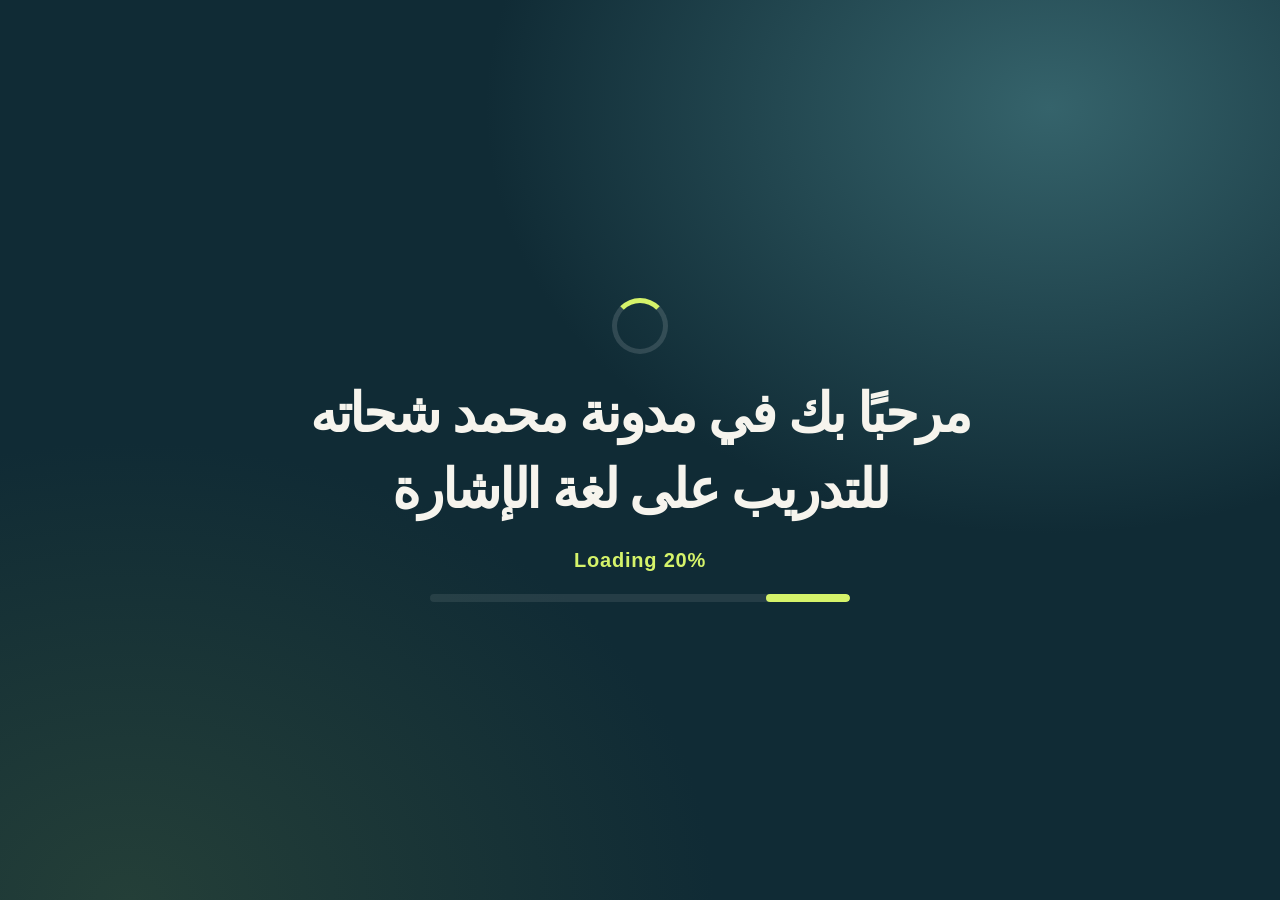
<file: index.html>
<!doctype html>
<html lang="ar" dir="rtl">
<head>
<meta charset="utf-8">
<meta name="viewport" content="width=device-width, initial-scale=1">
<meta name="theme-color" content="#102b35">
<title>مدونة محمد شحاته  للتدريب على لغة الإشارة</title>
<link rel="icon" href="./WhatsApp Image 2026-10-21 at 12.08.17 AM.jpeg">
<link rel="stylesheet" href="styles.css">
</head>
<body>
<div class="splash" id="splash" role="status" aria-live="polite">
  <div class="splash-card">
    <div class="spinner" aria-hidden="true"></div>
    <h1 class="splash-title">مرحبًا بك في مدونة محمد شحاته للتدريب على لغة الإشارة</h1>
    <div class="splash-loading">Loading<span class="dots" aria-hidden="true"></span> <span id="splashPct" dir="ltr">0%</span></div>
    <div class="splash-track" aria-hidden="true"><div class="splash-fill" id="splashFill"></div></div>
  </div>
</div>
<div class="stage" id="app" inert>
  <header>
    <div class="brand"><span class="mark" aria-hidden="true">↗</span><div><div>مدونة محمد شحاته</div><div class="eyebrow">التدريب على لغة الإشارة</div></div></div>
    <div class="header-actions">
      <div class="round" id="roundLabel" hidden>سحب موضوع عشوائي</div>
      <a class="about-btn" id="aboutBtn" href="shehata.html">
        <svg viewBox="0 0 24 24" width="18" height="18" fill="none" stroke="currentColor" stroke-width="2" stroke-linecap="round" stroke-linejoin="round" aria-hidden="true"><circle cx="12" cy="8" r="4"/><path d="M4 21c0-4.4 3.6-8 8-8s8 3.6 8 8"/></svg>
        <span>من أنا</span>
      </a>
    </div>
  </header>
  <main>
    <section class="content intro" id="intro">
      <div class="tag"><span class="dot"></span> أهلًا بك</div>
      <h1 class="welcome">مدونة محمد شحاته  للتدريب على لغة الإشارة</h1>
      <p class="lead">اضغط «تحدّي الموضوعات» ليُختار لك موضوع عشوائي، ثم ابدأ ترجمته بلغة الإشارة خلال دقيقتين.</p>
      <div class="actions">
        <button class="btn primary" id="startTopics">تحدّي الموضوعات <span aria-hidden="true">←</span></button>
      </div>
    </section>
    <section class="content topic-wrap" id="topicScreen" hidden>
      <div class="back-row">
        <button class="btn back" id="backBtn"><span aria-hidden="true">→</span> الرجوع للصفحة الرئيسية</button>
      </div>
      <div class="draw-area">
        <div class="draw-label">موضوعك</div>
        <div class="draw-window" id="drawWindow" aria-live="polite"><span id="drawPreview">اضغط الزر لسحب موضوع عشوائي</span></div>
        <div class="category" id="categoryText" hidden></div>
        <button class="btn primary" id="spinBtn">اسحب موضوعًا عشوائيًا</button>
      </div>
      <div class="challenge" id="challenge" hidden>
        <div class="clock" id="clock" role="timer" aria-label="الوقت المتبقي">02:00</div>
        <div class="track" aria-hidden="true"><div class="fill" id="fill"></div></div>
        <div class="status" id="status" aria-live="polite"></div>
        <div class="actions start-actions">
          <button class="btn primary" id="beginBtn">ابدأ التحدّي ▶</button>
        </div>
        <div class="actions">
          <button class="btn" id="previousBtn" disabled>← الموضوع السابق</button>
          <button class="btn" id="pauseBtn">إيقاف مؤقت</button>
          <button class="btn" id="restartBtn">إعادة الدقيقتين</button>
        </div>
      </div>
    </section>
  </main>
  <footer><span id="progress">اضغط على «تحدّي الموضوعات» للبدء</span><span class="keyboard">Space: pause · P: previous · N: next · Esc: home</span></footer>
</div>
<script src="app.js" defer></script>
</body>
</html>
</file>
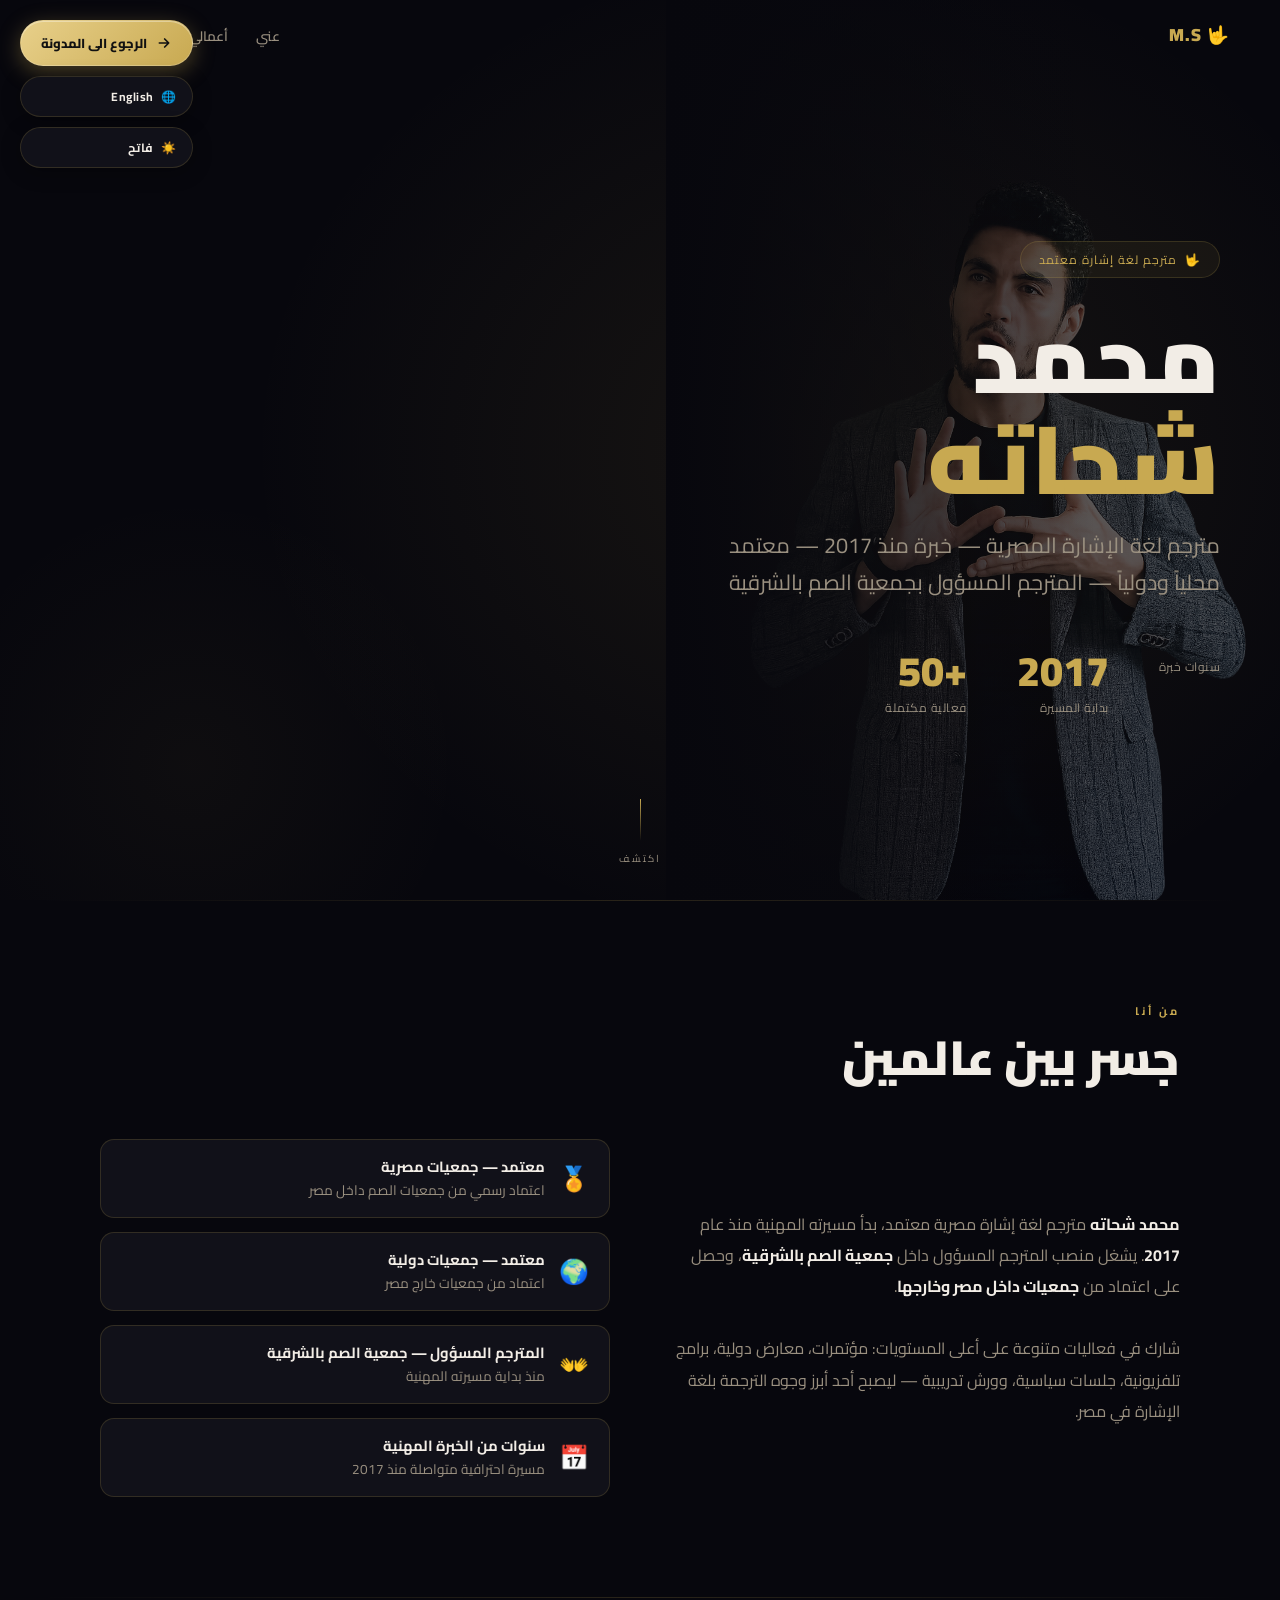
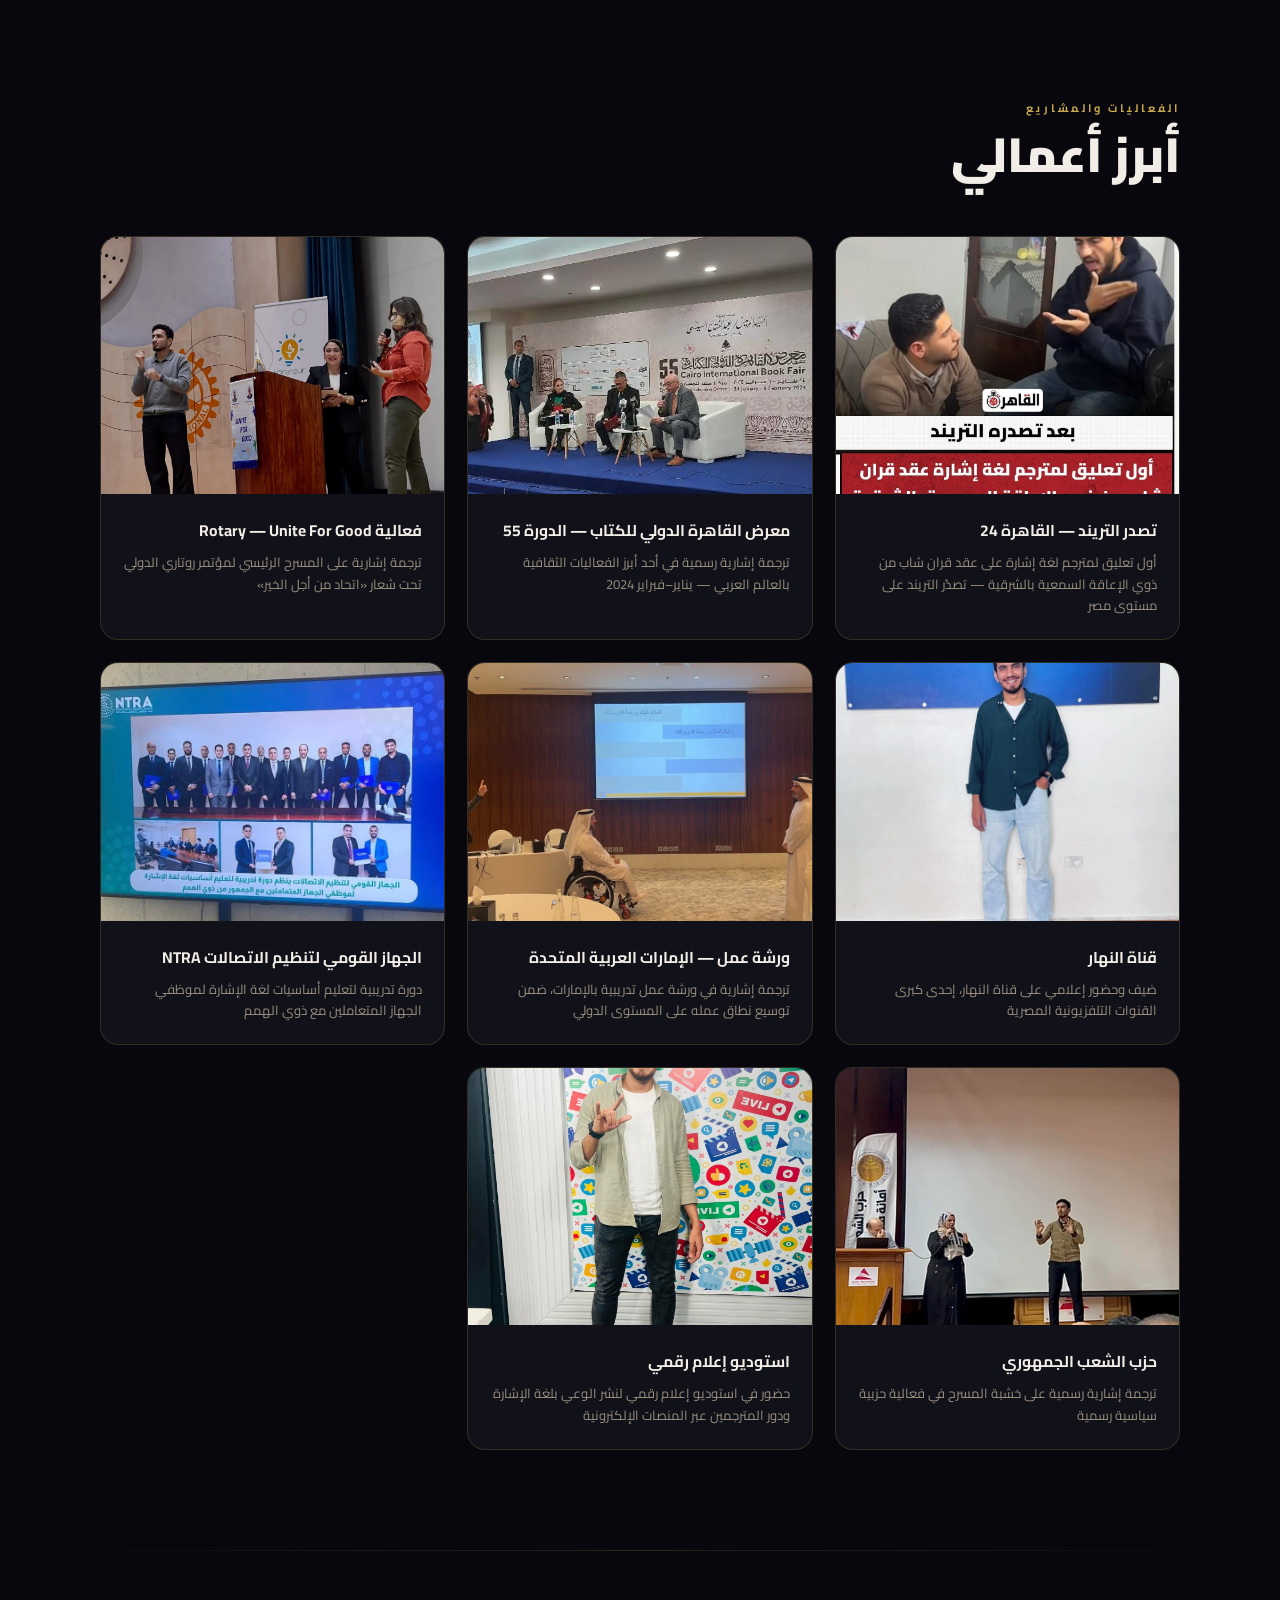
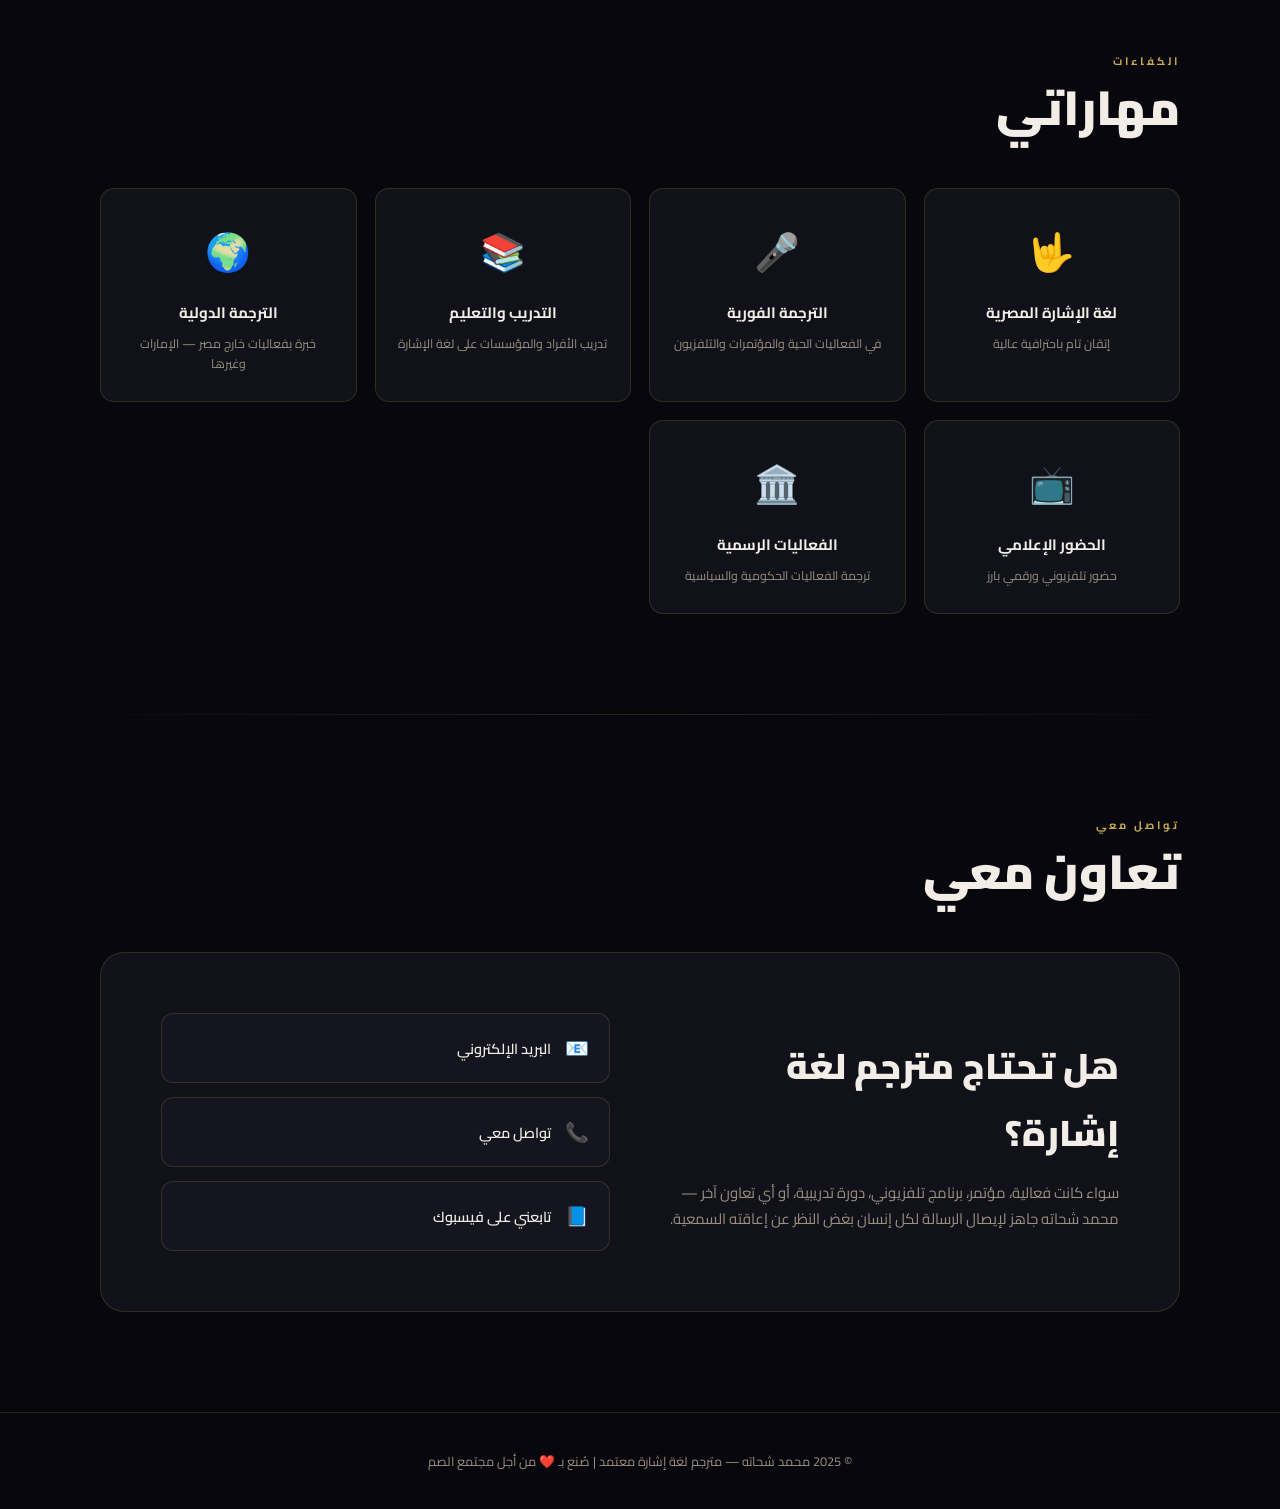
<file: shehata.html>
<!DOCTYPE html>
<html lang="ar" dir="rtl">
<head>
<meta charset="UTF-8">
<meta name="viewport" content="width=device-width, initial-scale=1.0">
<link rel="stylesheet" href="shehata.css">
<link rel="icon" type="image/x-icon" href="1.png">
<title>محمد شحاته | Mohamed Shahata</title>
<link href="https://fonts.googleapis.com/css2?family=Cairo:wght@300;400;600;700;900&family=Playfair+Display:ital,wght@0,700;0,900;1,700&family=Montserrat:wght@300;400;600;700;900&display=swap" rel="stylesheet">

</head>
<body>

<!-- CONTROLS -->
<div class="controls">
  <!-- ضع رابط المدونة الحقيقي مكان # -->
  <a class="blog-btn" href="index.html" aria-label="الرجوع الى المدونة">
    <svg class="blog-arrow" width="16" height="16" viewBox="0 0 24 24" fill="none" stroke="currentColor" stroke-width="2.5" stroke-linecap="round" stroke-linejoin="round"><path d="M5 12h14M13 6l6 6-6 6"/></svg>
    <span data-ar="الرجوع الى المدونة" data-en="Back to Blog">الرجوع الى المدونة</span>
  </a>
  <button class="ctrl-btn" onclick="toggleLang()">
    <span>🌐</span>
    <span id="langLabel">English</span>
  </button>
  <button class="ctrl-btn" onclick="toggleTheme()">
    <span id="themeIcon">☀️</span>
    <span id="themeLabel">فاتح</span>
  </button>
</div>

<!-- NAV -->
<nav id="mainNav">
  <div class="nav-logo"><span class="logo-sign">🤟</span> M.S</div>
  <ul class="nav-links">
    <li><a href="#about" data-ar="عني" data-en="About">عني</a></li>
    <li><a href="#projects" data-ar="أعمالي" data-en="Projects">أعمالي</a></li>
    <li><a href="#skills" data-ar="مهاراتي" data-en="Skills">مهاراتي</a></li>
    <li><a href="#contact" data-ar="تواصل" data-en="Contact">تواصل</a></li>
  </ul>
</nav>

<!-- HERO -->
<div class="hero">
  <div class="hero-bg"></div>
  <div class="hero-img-right">
    <img src="1.png" alt="Mohamed Shahata">
  </div>
  <div class="hero-content">
    <div class="hero-tag">
      <span>🤟</span>
      <span data-ar="مترجم لغة إشارة معتمد" data-en="Certified Sign Language Interpreter">مترجم لغة إشارة معتمد</span>
    </div>
    <h1 class="hero-name">
      <span data-ar="محمد" data-en="Mohamed">محمد</span><br>
      <span class="gold" data-ar="شحاته" data-en="Shahata">شحاته</span>
    </h1>
    <p class="hero-title" data-ar="مترجم لغة الإشارة المصرية — خبرة منذ 2017 — معتمد محلياً ودولياً — المترجم المسؤول بجمعية الصم بالشرقية" data-en="Egyptian Sign Language Interpreter — Active since 2017 — Locally & Internationally Certified — Lead Interpreter at Al-Sharqia Deaf Association">
      مترجم لغة الإشارة المصرية — خبرة منذ 2017 — معتمد محلياً ودولياً — المترجم المسؤول بجمعية الصم بالشرقية
    </p>
    <div class="hero-stats">
      <div class="stat">
        <span class="stat-num"></span>
        <span class="stat-label" data-ar="سنوات خبرة" data-en="Years Experience">سنوات خبرة</span>
      </div>
      <div class="stat">
        <span class="stat-num">2017</span>
        <span class="stat-label" data-ar="بداية المسيرة" data-en="Career Start">بداية المسيرة</span>
      </div>
      <div class="stat">
        <span class="stat-num">+50</span>
        <span class="stat-label" data-ar="فعالية مكتملة" data-en="Events Completed">فعالية مكتملة</span>
      </div>
    </div>
  </div>
  <div class="hero-scroll">
    <div class="scroll-line"></div>
    <span data-ar="اكتشف" data-en="Scroll">اكتشف</span>
  </div>
</div>

<div class="divider"></div>

<!-- ABOUT -->
<section id="about">
  <div class="reveal">
    <p class="section-label" data-ar="من أنا" data-en="About Me">من أنا</p>
    <h2 class="section-title" data-ar="جسر بين عالمين" data-en="A Bridge Between Two Worlds">جسر بين عالمين</h2>
  </div>
  <div class="about-grid">
    <p class="about-text reveal" data-ar="<strong>محمد شحاته</strong> مترجم لغة إشارة مصرية معتمد، بدأ مسيرته المهنية منذ عام <strong>2017</strong>. يشغل منصب المترجم المسؤول داخل <strong>جمعية الصم بالشرقية</strong>، وحصل على اعتماد من <strong>جمعيات داخل مصر وخارجها</strong>.<br><br>شارك في فعاليات متنوعة على أعلى المستويات: مؤتمرات، معارض دولية، برامج تلفزيونية، جلسات سياسية، وورش تدريبية — ليصبح أحد أبرز وجوه الترجمة بلغة الإشارة في مصر." data-en="<strong>Mohamed Shahata</strong> is a certified Egyptian Sign Language interpreter who began his professional journey in <strong>2017</strong>. He serves as the lead interpreter at <strong>Al-Sharqia Deaf Association</strong> and holds certifications from <strong>associations both inside and outside Egypt</strong>.<br><br>He has participated in high-profile events at the highest levels: conferences, international fairs, television programs, political sessions, and training workshops — establishing himself as one of Egypt's most prominent sign language interpreters.">
      <strong>محمد شحاته</strong> مترجم لغة إشارة مصرية معتمد، بدأ مسيرته المهنية منذ عام <strong>2017</strong>. يشغل منصب المترجم المسؤول داخل <strong>جمعية الصم بالشرقية</strong>، وحصل على اعتماد من <strong>جمعيات داخل مصر وخارجها</strong>.<br><br>شارك في فعاليات متنوعة على أعلى المستويات: مؤتمرات، معارض دولية، برامج تلفزيونية، جلسات سياسية، وورش تدريبية — ليصبح أحد أبرز وجوه الترجمة بلغة الإشارة في مصر.
    </p>
    <div class="certif-list reveal">
      <div class="certif-item">
        <span class="certif-icon">🏅</span>
        <div class="certif-text">
          <strong data-ar="معتمد — جمعيات مصرية" data-en="Certified — Egyptian Associations">معتمد — جمعيات مصرية</strong>
          <span data-ar="اعتماد رسمي من جمعيات الصم داخل مصر" data-en="Official certification from deaf associations in Egypt">اعتماد رسمي من جمعيات الصم داخل مصر</span>
        </div>
      </div>
      <div class="certif-item">
        <span class="certif-icon">🌍</span>
        <div class="certif-text">
          <strong data-ar="معتمد — جمعيات دولية" data-en="Certified — International Associations">معتمد — جمعيات دولية</strong>
          <span data-ar="اعتماد من جمعيات خارج مصر" data-en="Certification from associations outside Egypt">اعتماد من جمعيات خارج مصر</span>
        </div>
      </div>
      <div class="certif-item">
        <span class="certif-icon">👐</span>
        <div class="certif-text">
          <strong data-ar="المترجم المسؤول — جمعية الصم بالشرقية" data-en="Lead Interpreter — Al-Sharqia Deaf Assoc.">المترجم المسؤول — جمعية الصم بالشرقية</strong>
          <span data-ar="منذ بداية مسيرته المهنية" data-en="Since the start of his professional career">منذ بداية مسيرته المهنية</span>
        </div>
      </div>
      <div class="certif-item">
        <span class="certif-icon">📅</span>
        <div class="certif-text">
          <strong data-ar=" سنوات خبرة المهنية" data-en=" Years Professional Experience"> سنوات من الخبرة المهنية</strong>
          <span data-ar="مسيرة احترافية متواصلة منذ 2017" data-en="Continuous professional career since 2017">مسيرة احترافية متواصلة منذ 2017</span>
        </div>
      </div>
    </div>
  </div>
</section>

<div class="divider"></div>

<!-- PROJECTS -->
<section id="projects">
  <div class="reveal">
    <p class="section-label" data-ar="الفعاليات والمشاريع" data-en="Events & Projects">الفعاليات والمشاريع</p>
    <h2 class="section-title" data-ar="أبرز أعمالي" data-en="Featured Work">أبرز أعمالي</h2>
  </div>
  <div class="projects-grid">

    <div class="project-card reveal">
      <div class="project-img-wrap">
        <img src="2.jpeg" alt="Cairo 24" loading="lazy">
        <div class="project-overlay"><span class="overlay-tag" data-ar="إعلام" data-en="Media">إعلام</span></div>
      </div>
      <div class="project-body">
        <h3 class="project-title" data-ar="تصدر التريند — القاهرة 24" data-en="Trending Feature — Cairo 24">تصدر التريند — القاهرة 24</h3>
        <p class="project-desc" data-ar="أول تعليق لمترجم لغة إشارة على عقد قران شاب من ذوي الإعاقة السمعية بالشرقية — تصدّر التريند على مستوى مصر" data-en="First sign language interpreter commentary on a hearing-impaired man's marriage contract in Al-Sharqia — trended nationally across Egypt">أول تعليق لمترجم لغة إشارة على عقد قران شاب من ذوي الإعاقة السمعية بالشرقية — تصدّر التريند على مستوى مصر</p>
      </div>
    </div>

    <div class="project-card reveal">
      <div class="project-img-wrap">
        <img src="3.jpeg" alt="Cairo Book Fair" loading="lazy">
        <div class="project-overlay"><span class="overlay-tag" data-ar="ثقافة" data-en="Culture">ثقافة</span></div>
      </div>
      <div class="project-body">
        <h3 class="project-title" data-ar="معرض القاهرة الدولي للكتاب — الدورة 55" data-en="Cairo International Book Fair — 55th Edition">معرض القاهرة الدولي للكتاب — الدورة 55</h3>
        <p class="project-desc" data-ar="ترجمة إشارية رسمية في أحد أبرز الفعاليات الثقافية بالعالم العربي — يناير–فبراير 2024" data-en="Official sign language interpretation at one of the Arab world's premier cultural events — January–February 2024">ترجمة إشارية رسمية في أحد أبرز الفعاليات الثقافية بالعالم العربي — يناير–فبراير 2024</p>
      </div>
    </div>

    <div class="project-card reveal">
      <div class="project-img-wrap">
        <img src="4.jpeg" alt="Rotary" loading="lazy">
        <div class="project-overlay"><span class="overlay-tag" data-ar="مؤتمرات" data-en="Conferences">مؤتمرات</span></div>
      </div>
      <div class="project-body">
        <h3 class="project-title" data-ar="فعالية Rotary — Unite For Good" data-en="Rotary Event — Unite For Good">فعالية Rotary — Unite For Good</h3>
        <p class="project-desc" data-ar="ترجمة إشارية على المسرح الرئيسي لمؤتمر روتاري الدولي تحت شعار «اتحاد من أجل الخير»" data-en="Live stage interpretation at a Rotary International conference under the banner 'Unite for Good'">ترجمة إشارية على المسرح الرئيسي لمؤتمر روتاري الدولي تحت شعار «اتحاد من أجل الخير»</p>
      </div>
    </div>

    <div class="project-card reveal">
      <div class="project-img-wrap">
        <img src="5.jpeg" alt="Al-Nahar TV" loading="lazy">
        <div class="project-overlay"><span class="overlay-tag" data-ar="تلفزيون" data-en="Television">تلفزيون</span></div>
      </div>
      <div class="project-body">
        <h3 class="project-title" data-ar="قناة النهار" data-en="Al-Nahar TV">قناة النهار</h3>
        <p class="project-desc" data-ar="ضيف وحضور إعلامي على قناة النهار، إحدى كبرى القنوات التلفزيونية المصرية" data-en="Guest appearance and media presence on Al-Nahar, one of Egypt's leading television channels">ضيف وحضور إعلامي على قناة النهار، إحدى كبرى القنوات التلفزيونية المصرية</p>
      </div>
    </div>

    <div class="project-card reveal">
      <div class="project-img-wrap">
        <img src="6.jpeg" alt="UAE Workshop" loading="lazy">
        <div class="project-overlay"><span class="overlay-tag" data-ar="خليجي" data-en="Gulf">خليجي</span></div>
      </div>
      <div class="project-body">
        <h3 class="project-title" data-ar="ورشة عمل — الإمارات العربية المتحدة" data-en="Workshop — United Arab Emirates">ورشة عمل — الإمارات العربية المتحدة</h3>
        <p class="project-desc" data-ar="ترجمة إشارية في ورشة عمل تدريبية بالإمارات، ضمن توسيع نطاق عمله على المستوى الدولي" data-en="Sign language interpretation for a training workshop in the UAE, expanding his work to the international level">ترجمة إشارية في ورشة عمل تدريبية بالإمارات، ضمن توسيع نطاق عمله على المستوى الدولي</p>
      </div>
    </div>

    <div class="project-card reveal">
      <div class="project-img-wrap">
        <img src="7.jpeg" alt="NTRA" loading="lazy">
        <div class="project-overlay"><span class="overlay-tag" data-ar="تدريب" data-en="Training">تدريب</span></div>
      </div>
      <div class="project-body">
        <h3 class="project-title" data-ar="الجهاز القومي لتنظيم الاتصالات NTRA" data-en="NTRA — National Telecom Reg. Authority">الجهاز القومي لتنظيم الاتصالات NTRA</h3>
        <p class="project-desc" data-ar="دورة تدريبية لتعليم أساسيات لغة الإشارة لموظفي الجهاز المتعاملين مع ذوي الهمم" data-en="Sign language basics training for NTRA staff who interact with people with disabilities">دورة تدريبية لتعليم أساسيات لغة الإشارة لموظفي الجهاز المتعاملين مع ذوي الهمم</p>
      </div>
    </div>

    <div class="project-card reveal">
      <div class="project-img-wrap">
        <img src="8.jpeg" alt="Political Event" loading="lazy">
        <div class="project-overlay"><span class="overlay-tag" data-ar="سياسة" data-en="Politics">سياسة</span></div>
      </div>
      <div class="project-body">
        <h3 class="project-title" data-ar="حزب الشعب الجمهوري" data-en="Republican People's Party Event">حزب الشعب الجمهوري</h3>
        <p class="project-desc" data-ar="ترجمة إشارية رسمية على خشبة المسرح في فعالية حزبية سياسية رسمية" data-en="Official on-stage sign language interpretation at a formal political party event">ترجمة إشارية رسمية على خشبة المسرح في فعالية حزبية سياسية رسمية</p>
      </div>
    </div>

    <div class="project-card reveal">
      <div class="project-img-wrap">
        <img src="9.jpeg" alt="Digital Media" loading="lazy">
        <div class="project-overlay"><span class="overlay-tag" data-ar="رقمي" data-en="Digital">رقمي</span></div>
      </div>
      <div class="project-body">
        <h3 class="project-title" data-ar="استوديو إعلام رقمي" data-en="Digital Media Studio">استوديو إعلام رقمي</h3>
        <p class="project-desc" data-ar="حضور في استوديو إعلام رقمي لنشر الوعي بلغة الإشارة ودور المترجمين عبر المنصات الإلكترونية" data-en="Appearance at a digital media studio to raise awareness about sign language and the role of interpreters across online platforms">حضور في استوديو إعلام رقمي لنشر الوعي بلغة الإشارة ودور المترجمين عبر المنصات الإلكترونية</p>
      </div>
    </div>

  </div>
</section>

<div class="divider"></div>

<!-- SKILLS -->
<section id="skills">
  <div class="reveal">
    <p class="section-label" data-ar="الكفاءات" data-en="Competencies">الكفاءات</p>
    <h2 class="section-title" data-ar="مهاراتي" data-en="My Skills">مهاراتي</h2>
  </div>
  <div class="skills-wrap">
    <div class="skill-card reveal">
      <div class="skill-icon">🤟</div>
      <div class="skill-name" data-ar="لغة الإشارة المصرية" data-en="Egyptian Sign Language">لغة الإشارة المصرية</div>
      <div class="skill-desc" data-ar="إتقان تام باحترافية عالية" data-en="Full mastery at a high professional level">إتقان تام باحترافية عالية</div>
    </div>
    <div class="skill-card reveal">
      <div class="skill-icon">🎤</div>
      <div class="skill-name" data-ar="الترجمة الفورية" data-en="Simultaneous Interpreting">الترجمة الفورية</div>
      <div class="skill-desc" data-ar="في الفعاليات الحية والمؤتمرات والتلفزيون" data-en="At live events, conferences, and on TV">في الفعاليات الحية والمؤتمرات والتلفزيون</div>
    </div>
    <div class="skill-card reveal">
      <div class="skill-icon">📚</div>
      <div class="skill-name" data-ar="التدريب والتعليم" data-en="Training & Teaching">التدريب والتعليم</div>
      <div class="skill-desc" data-ar="تدريب الأفراد والمؤسسات على لغة الإشارة" data-en="Training individuals and institutions on sign language">تدريب الأفراد والمؤسسات على لغة الإشارة</div>
    </div>
    <div class="skill-card reveal">
      <div class="skill-icon">🌍</div>
      <div class="skill-name" data-ar="الترجمة الدولية" data-en="International Interpreting">الترجمة الدولية</div>
      <div class="skill-desc" data-ar="خبرة بفعاليات خارج مصر — الإمارات وغيرها" data-en="Experience at events outside Egypt — UAE and beyond">خبرة بفعاليات خارج مصر — الإمارات وغيرها</div>
    </div>
    <div class="skill-card reveal">
      <div class="skill-icon">📺</div>
      <div class="skill-name" data-ar="الحضور الإعلامي" data-en="Media Presence">الحضور الإعلامي</div>
      <div class="skill-desc" data-ar="حضور تلفزيوني ورقمي بارز" data-en="Strong TV and digital media presence">حضور تلفزيوني ورقمي بارز</div>
    </div>
    <div class="skill-card reveal">
      <div class="skill-icon">🏛️</div>
      <div class="skill-name" data-ar="الفعاليات الرسمية" data-en="Official Events">الفعاليات الرسمية</div>
      <div class="skill-desc" data-ar="ترجمة الفعاليات الحكومية والسياسية" data-en="Interpretation for governmental and political events">ترجمة الفعاليات الحكومية والسياسية</div>
    </div>
  </div>
</section>

<div class="divider"></div>

<!-- CONTACT -->
<section id="contact">
  <div class="reveal">
    <p class="section-label" data-ar="تواصل معي" data-en="Get In Touch">تواصل معي</p>
    <h2 class="section-title" data-ar="تعاون معي" data-en="Work With Me">تعاون معي</h2>
  </div>
  <div class="contact-wrap reveal">
    <div>
      <h3 class="contact-headline" data-ar="هل تحتاج مترجم لغة إشارة؟" data-en="Need a Sign Language Interpreter?">هل تحتاج مترجم لغة إشارة؟</h3>
      <p class="contact-sub" data-ar="سواء كانت فعالية، مؤتمر، برنامج تلفزيوني، دورة تدريبية، أو أي تعاون آخر — محمد شحاته جاهز لإيصال الرسالة لكل إنسان بغض النظر عن إعاقته السمعية." data-en="Whether it's an event, conference, TV program, training session, or any other collaboration — Mohamed Shahata is ready to ensure every message reaches every person, regardless of hearing ability.">
        سواء كانت فعالية، مؤتمر، برنامج تلفزيوني، دورة تدريبية، أو أي تعاون آخر — محمد شحاته جاهز لإيصال الرسالة لكل إنسان بغض النظر عن إعاقته السمعية.
      </p>
    </div>
    <div class="contact-links">
      <a href="mailto:Mohamedshehata9128@gmail.com"  target="_blank" class="contact-link">
        <span class="ci">📧</span>
        <span data-ar="البريد الإلكتروني" data-en="Email">البريد الإلكتروني</span>
      </a>
      <a href="https://wa.me/+201011497469" class="contact-link"  target="_blank">
        <span class="ci">📞</span>
        <span data-ar="    راسلني واتساب" data-en="Call Me">تواصل معي  </span>
      </a>
      <a href="https://www.facebook.com/Mohamedshehata1997?locale=ar_AR" class="contact-link"  target="_blank" >
        <span class="ci">📘</span>
        <span data-ar="تابعني على فيسبوك" data-en="Follow on Facebook">تابعني على فيسبوك</span>
      </a>
    </div>
  </div>
</section>

<!-- FOOTER -->
<footer>
  <p id="footerText">© 2025 محمد شحاته — مترجم لغة إشارة معتمد | صُنع بـ <span class="gold">❤️</span> من أجل مجتمع الصم</p>
</footer>


</body>


<script src="shehata.js"></script>
</html>
</file>
<file: styles.css>
:root{color-scheme:dark;--ink:#f6f4ed;--muted:#b8c8c7;--bg:#102b35;--panel:#183b45;--lime:#d5f36a;--coral:#ff9278;--line:#ffffff20}
  *{box-sizing:border-box}html,body{margin:0;min-height:100%;font-family:"Segoe UI",Tahoma,Arial,sans-serif;background:var(--bg);color:var(--ink)}
  body{min-height:100vh;display:grid;place-items:center;padding:24px;background:radial-gradient(ellipse at 82% 12%,#35636b 0,transparent 38%),radial-gradient(ellipse at 10% 100%,#243f38 0,transparent 36%),var(--bg)}
  button{font:inherit}.stage{width:min(1100px,100%);min-height:min(720px,calc(100vh - 48px));border:1px solid var(--line);border-radius:30px;background:#0b2028d9;box-shadow:0 28px 90px #06141980;display:flex;flex-direction:column;overflow:hidden}
  header{display:flex;justify-content:space-between;align-items:center;padding:24px 32px;border-bottom:1px solid var(--line);gap:16px}.brand{display:flex;align-items:center;gap:12px;font-weight:700}.mark{width:38px;height:38px;border-radius:13px;background:var(--lime);color:var(--bg);display:grid;place-items:center;font-size:20px}.eyebrow{color:var(--muted);font-size:14px}.round{border:1px solid var(--line);border-radius:999px;padding:10px 15px;color:var(--muted);font-size:14px;white-space:nowrap}
  main{flex:1;display:grid;place-items:center;padding:32px}.content{width:min(780px,100%);text-align:center}.tag{display:inline-flex;align-items:center;gap:8px;border:1px solid #d5f36a55;color:var(--lime);border-radius:99px;padding:8px 14px;font-size:14px;letter-spacing:.02em}.dot{width:8px;height:8px;background:var(--lime);border-radius:50%;box-shadow:0 0 14px var(--lime)}
  h1{font-size:clamp(38px,7vw,76px);line-height:1.12;letter-spacing:-.04em;margin:25px auto 16px;max-width:760px}.lead{color:var(--muted);font-size:clamp(17px,2.4vw,21px);line-height:1.8;margin:0 auto 34px;max-width:650px}.topic{font-size:clamp(32px,6vw,64px);line-height:1.3;font-weight:750;letter-spacing:-.035em;margin:28px auto 12px;max-width:760px;animation:arrive .34s ease-out both}.category{color:var(--lime);font-size:16px}.meaning{max-width:700px;margin:15px auto 8px;padding:14px 18px;border:1px solid #d5f36a55;border-radius:15px;color:var(--ink);background:#d5f36a0d;font-size:clamp(17px,2.4vw,21px);line-height:1.7}.topic-wrap[hidden],.intro[hidden],.topic-wrap[hidden] *{display:none}
  .clock{font-variant-numeric:tabular-nums;font-size:clamp(62px,12vw,112px);font-weight:750;letter-spacing:-.06em;line-height:1;margin:30px 0 22px}.clock.urgent{color:var(--coral);animation:pulse 1s infinite}.track{height:8px;border-radius:10px;background:#ffffff16;overflow:hidden;margin:0 auto 12px;max-width:530px}.fill{height:100%;width:100%;border-radius:inherit;background:var(--lime);transform-origin:right;transition:width .4s linear,background .3s}.fill.urgent{background:var(--coral)}.status{min-height:26px;color:var(--muted);font-size:15px}
  .actions{display:flex;justify-content:center;gap:12px;flex-wrap:wrap;margin-top:28px}.btn{border:1px solid var(--line);border-radius:15px;background:#ffffff0d;color:var(--ink);padding:14px 19px;font-weight:650;cursor:pointer;transition:transform .15s,background .15s,border-color .15s}.btn:hover{transform:translateY(-2px);background:#ffffff18}.btn:focus-visible{outline:3px solid var(--lime);outline-offset:3px}.btn.primary{background:var(--lime);color:var(--bg);border-color:var(--lime);min-width:220px}.btn.primary:hover{background:#e3ff8e}.btn:disabled{opacity:.45;cursor:not-allowed;transform:none}.help{margin-top:28px;color:#91aaa9;font-size:13px;line-height:1.8}footer{display:flex;justify-content:space-between;align-items:center;padding:16px 32px;border-top:1px solid var(--line);color:#91aaa9;font-size:13px;gap:12px}.keyboard{direction:ltr;font-variant-numeric:tabular-nums}.sr{position:absolute;width:1px;height:1px;padding:0;margin:-1px;overflow:hidden;clip:rect(0,0,0,0);white-space:nowrap;border:0}
  @keyframes arrive{from{opacity:0;transform:translateY(12px) scale(.985)}to{opacity:1;transform:translateY(0) scale(1)}}@keyframes pulse{50%{opacity:.62}}
  @media(max-width:560px){body{padding:10px}.stage{min-height:calc(100vh - 20px);border-radius:22px}header{padding:16px}.brand .eyebrow{display:none}main{padding:24px 18px}footer{padding:14px 16px;font-size:12px}.round{padding:8px 11px}}
  @media(prefers-reduced-motion:reduce){*,*::before,*::after{animation-duration:.01ms!important;animation-iteration-count:1!important;scroll-behavior:auto!important}}

.start-actions{margin-top:22px}.start-actions .btn.primary{min-width:250px;font-size:18px;padding:16px 24px}

.draw-area{display:flex;flex-direction:column;align-items:center;gap:12px;margin:24px auto 12px;width:100%}.draw-area[hidden]{display:none}.draw-label{font-size:14px;color:var(--lime);letter-spacing:.04em}.draw-window{width:min(680px,100%);min-height:145px;padding:22px 18px;display:grid;place-items:center;border:1px solid #d5f36a66;border-radius:22px;background:linear-gradient(135deg,#d5f36a12,#ffffff08);box-shadow:inset 0 0 30px #d5f36a08,0 12px 35px #0002;overflow:hidden}#drawPreview{font-size:clamp(24px,4.6vw,42px);font-weight:750;line-height:1.35;transition:opacity .08s}.draw-hint{margin:0;color:var(--muted);font-size:14px;line-height:1.7}#spinBtn{min-width:250px}@media(max-width:560px){.draw-window{min-height:125px;padding:18px 12px}}

/* ---- تعديلات: الصفحة الترحيبية وزر الرجوع وتبسيط الواجهة ---- */
h1.welcome{font-size:clamp(30px,5.6vw,58px);line-height:1.35;letter-spacing:0;margin:24px auto 18px}
[hidden]{display:none!important}
.back-row{display:flex;justify-content:flex-start;margin-bottom:6px}
.btn.back{padding:10px 16px;font-size:15px;color:var(--muted)}
.btn.back:hover{color:var(--ink)}
.draw-area{margin-top:8px}
.draw-window.spinning{border-color:var(--lime)}
.draw-area .category{margin-top:-2px}
.challenge .clock{margin-top:26px}
.challenge .start-actions{margin-top:18px}
.draw-window{transition:border-color .2s}
@media(max-width:560px){.btn{padding:12px 15px}.btn.primary{min-width:0;width:100%}.actions{gap:10px}#spinBtn{min-width:0}}

/* ---- شاشة الترحيب والتحميل ---- */
.splash{position:fixed;inset:0;z-index:100;display:grid;place-items:center;padding:24px;text-align:center;background:radial-gradient(ellipse at 82% 12%,#35636b 0,transparent 38%),radial-gradient(ellipse at 10% 100%,#243f38 0,transparent 36%),var(--bg);transition:opacity .6s ease,visibility .6s}
.splash.done{opacity:0;visibility:hidden}
.splash-card{width:min(720px,100%);display:flex;flex-direction:column;align-items:center;gap:22px}
.splash-title{font-size:clamp(28px,5.4vw,54px);line-height:1.4;margin:0;animation:arrive .8s ease-out both}
.spinner{width:56px;height:56px;border-radius:50%;border:5px solid #ffffff22;border-top-color:var(--lime);animation:spin 1s linear infinite}
.splash-loading{color:var(--lime);font-size:20px;font-weight:650;direction:ltr;letter-spacing:.04em}
.dots::after{content:"";animation:dots 1.4s steps(4,end) infinite}
.splash-track{width:min(420px,100%);height:8px;border-radius:10px;background:#ffffff16;overflow:hidden}
.splash-fill{height:100%;width:0;border-radius:inherit;background:var(--lime);transition:width .5s linear}
@keyframes spin{to{transform:rotate(360deg)}}
@keyframes dots{0%{content:""}25%{content:"."}50%{content:".."}75%{content:"..."}}
@media(prefers-reduced-motion:reduce){.spinner{animation-duration:2s!important;animation-iteration-count:infinite!important}}

/* ---- زر «من أنا» ---- */
.header-actions{display:flex;align-items:center;gap:12px}
.about-btn{display:inline-flex;align-items:center;gap:8px;padding:10px 20px;border-radius:999px;border:1px solid var(--lime);background:linear-gradient(135deg,#d5f36a26,#d5f36a0d);color:var(--lime);font-weight:700;font-size:15px;text-decoration:none;white-space:nowrap;box-shadow:0 0 0 0 #d5f36a55;transition:background .2s,color .2s,transform .15s,box-shadow .25s}
.about-btn:hover{background:var(--lime);color:var(--bg);transform:translateY(-2px);box-shadow:0 8px 22px #d5f36a40}
.about-btn:active{transform:translateY(0)}
.about-btn:focus-visible{outline:3px solid var(--lime);outline-offset:3px}
@media(max-width:560px){.header-actions{gap:8px}.about-btn{padding:8px 13px;font-size:14px}.round{display:none}}
</file>
<file: shehata.css>
*, *::before, *::after { box-sizing: border-box; margin: 0; padding: 0; }

:root {
  --bg: #07070d;
  --bg2: #0e0e18;
  --bg3: #15151f;
  --card: #111119;
  --accent: #c8a951;
  --accent2: #e8d08a;
  --text: #f2ede6;
  --text2: #9a9080;
  --border: rgba(200,169,81,0.18);
  --glow: rgba(200,169,81,0.07);
  --radius: 18px;
}
body.light {
  --bg: #f4f1ec;
  --bg2: #ebe6dd;
  --bg3: #ddd8ce;
  --card: #ffffff;
  --accent: #8a6010;
  --accent2: #b07d18;
  --text: #111111;
  --text2: #6b6055;
  --border: rgba(138,96,16,0.2);
  --glow: rgba(138,96,16,0.05);
}
html { scroll-behavior: smooth; }
body {
  background: var(--bg);
  color: var(--text);
  font-family: 'Cairo', sans-serif;
  transition: background 0.4s, color 0.4s;
  min-height: 100vh;
  overflow-x: hidden;
}

/* CONTROLS */
.controls {
  position: fixed;
  top: 20px;
  left: 20px;
  z-index: 1000;
  display: flex;
  gap: 10px;
  flex-direction: column;
}
html[dir="ltr"] .controls { left: auto; right: 20px; }
.ctrl-btn {
  background: var(--card);
  border: 1px solid var(--border);
  color: var(--text);
  padding: 8px 16px;
  border-radius: 50px;
  cursor: pointer;
  font-family: 'Cairo', sans-serif;
  font-size: 12px;
  font-weight: 700;
  letter-spacing: 0.5px;
  transition: all 0.3s;
  backdrop-filter: blur(12px);
  display: flex;
  align-items: center;
  gap: 7px;
  white-space: nowrap;
  box-shadow: 0 4px 20px rgba(0,0,0,0.3);
}
.ctrl-btn:hover { background: var(--accent); color: #000; border-color: var(--accent); }

/* BLOG BUTTON */
.blog-btn {
  display: inline-flex;
  align-items: center;
  justify-content: center;
  gap: 9px;
  padding: 10px 20px;
  border-radius: 50px;
  background: linear-gradient(135deg, var(--accent2), var(--accent));
  color: #111;
  font-family: 'Cairo', sans-serif;
  font-size: 13px;
  font-weight: 800;
  text-decoration: none;
  white-space: nowrap;
  border: 1px solid rgba(255,255,255,0.18);
  box-shadow: 0 6px 22px rgba(200,169,81,0.35), inset 0 1px 0 rgba(255,255,255,0.35);
  transition: transform 0.25s, box-shadow 0.25s, filter 0.25s;
}
.blog-btn:hover { transform: translateY(-2px); filter: brightness(1.08); box-shadow: 0 10px 28px rgba(200,169,81,0.5), inset 0 1px 0 rgba(255,255,255,0.35); }
.blog-btn:active { transform: translateY(0); }
.blog-btn:focus-visible { outline: 2px solid var(--text); outline-offset: 3px; }
.blog-btn .blog-arrow { transition: transform 0.25s; flex-shrink: 0; }
.blog-btn:hover .blog-arrow { transform: translateX(3px); }
html[dir="ltr"] .blog-arrow { transform: scaleX(-1); }
html[dir="ltr"] .blog-btn:hover .blog-arrow { transform: scaleX(-1) translateX(3px); }
body.light .blog-btn { color: #fff; }
@media(max-width:600px){ .blog-btn { padding: 8px 14px; font-size: 12px; } }

/* NAV */
nav {
  position: fixed;
  top: 0;
  left: 0; right: 0;
  z-index: 900;
  padding: 18px 50px;
  display: flex;
  align-items: center;
  justify-content: space-between;
  transition: background 0.3s, backdrop-filter 0.3s;
}
nav.scrolled {
  background: rgba(7,7,13,0.88);
  backdrop-filter: blur(20px);
  border-bottom: 1px solid var(--border);
}
body.light nav.scrolled { background: rgba(244,241,236,0.9); }
.nav-logo {
  font-size: 1.1rem;
  font-weight: 900;
  color: var(--accent);
  letter-spacing: 1px;
}
.logo-sign { display: inline-block; animation: wiggle 3s ease-in-out infinite; }
@keyframes wiggle { 0%,100%{transform:rotate(-8deg)} 50%{transform:rotate(8deg)} }
.nav-links { display: flex; gap: 28px; list-style: none; }
.nav-links a { color: var(--text2); text-decoration: none; font-size: 0.85rem; font-weight: 600; transition: color 0.2s; }
.nav-links a:hover { color: var(--accent); }
@media(max-width:600px){ .nav-links{display:none;} nav{padding:18px 24px;} }

/* HERO */
.hero {
  min-height: 100vh;
  position: relative;
  display: flex;
  align-items: center;
  justify-content: flex-start;
  overflow: hidden;
}
.hero-bg {
  position: absolute; inset: 0;
  background:
    radial-gradient(ellipse 65% 80% at 65% 50%, rgba(200,169,81,0.09) 0%, transparent 70%),
    radial-gradient(ellipse 35% 50% at 15% 85%, rgba(200,169,81,0.04) 0%, transparent 60%),
    var(--bg);
  transition: background 0.4s;
}
.hero-img-right {
  position: absolute;
  top: 0; bottom: 0;
  right: 0;
  width: 48%;
  overflow: hidden;
}
html[dir="ltr"] .hero-img-right { right: auto; left: 0; }
.hero-img-right img {
  width: 100%; height: 100%;
  object-fit: cover;
  object-position: center top;
  opacity: 0.3;
  filter: grayscale(20%) contrast(1.1);
  transition: opacity 0.4s;
}
body.light .hero-img-right img { opacity: 0.15; mix-blend-mode: multiply; }
.hero-img-right::before {
  content:'';
  position: absolute; inset: 0;
  background: linear-gradient(to left, transparent 30%, var(--bg) 100%);
  z-index: 1;
  transition: background 0.4s;
}
html[dir="ltr"] .hero-img-right::before { background: linear-gradient(to right, transparent 30%, var(--bg) 100%); }
body.light .hero-img-right::before { background: linear-gradient(to left, transparent 30%, var(--bg) 100%); }
html[dir="ltr"] body.light .hero-img-right::before { background: linear-gradient(to right, transparent 30%, var(--bg) 100%); }

.hero-content {
  position: relative; z-index: 10;
  max-width: 1200px; width: 100%;
  padding: 120px 60px 60px;
}
@media(max-width:600px){ .hero-content{padding:100px 24px 60px;} }

.hero-tag {
  display: inline-flex;
  align-items: center; gap: 8px;
  background: var(--glow);
  border: 1px solid var(--border);
  border-radius: 50px;
  padding: 6px 18px;
  font-size: 12px;
  color: var(--accent);
  letter-spacing: 1px;
  margin-bottom: 30px;
  animation: fadeUp 0.8s ease both;
}
.hero-name {
  font-size: clamp(3.5rem, 7.5vw, 6.5rem);
  font-weight: 900;
  line-height: 1.05;
  margin-bottom: 18px;
  animation: fadeUp 0.8s 0.1s ease both;
}
html[dir="ltr"] .hero-name { font-family: 'Playfair Display', serif; }
.hero-name .gold { color: var(--accent); }
.hero-title {
  font-size: clamp(1rem, 2vw, 1.35rem);
  color: var(--text2);
  font-weight: 400;
  margin-bottom: 50px;
  animation: fadeUp 0.8s 0.2s ease both;
  max-width: 520px;
  line-height: 1.7;
}
.hero-stats {
  display: flex; gap: 50px; flex-wrap: wrap;
  animation: fadeUp 0.8s 0.3s ease both;
}
.stat { display: flex; flex-direction: column; gap: 4px; }
.stat-num { font-size: 2.6rem; font-weight: 900; color: var(--accent); line-height: 1; }
.stat-label { font-size: 0.75rem; color: var(--text2); font-weight: 400; letter-spacing: 0.5px; }
.hero-scroll {
  position: absolute; bottom: 32px; left: 50%;
  transform: translateX(-50%);
  display: flex; flex-direction: column; align-items: center; gap: 8px;
  color: var(--text2); font-size: 10px; letter-spacing: 2px;
  animation: bounce 2s infinite; z-index: 10;
}
.scroll-line { width: 1px; height: 42px; background: linear-gradient(to bottom, var(--accent), transparent); }

/* SECTIONS */
section { padding: 100px 60px; max-width: 1200px; margin: 0 auto; }
@media(max-width:600px){ section{padding:70px 24px;} }
.section-label {
  font-size: 11px; letter-spacing: 3px; color: var(--accent);
  text-transform: uppercase; margin-bottom: 10px; font-weight: 700;
}
.section-title {
  font-size: clamp(2rem, 4vw, 3rem);
  font-weight: 900; line-height: 1.1; margin-bottom: 55px;
}
html[dir="ltr"] .section-title { font-family: 'Playfair Display', serif; font-style: italic; }

/* ABOUT */
.about-grid { display: grid; grid-template-columns: 1fr 1fr; gap: 60px; align-items: center; }
@media(max-width:768px){ .about-grid{grid-template-columns:1fr;} }
.about-text { font-size: 1rem; line-height: 1.95; color: var(--text2); }
.about-text strong { color: var(--text); font-weight: 700; }
.certif-list { display: flex; flex-direction: column; gap: 14px; }
.certif-item {
  display: flex; align-items: center; gap: 14px;
  padding: 16px 20px;
  background: var(--card); border: 1px solid var(--border);
  border-radius: 14px; transition: all 0.3s;
}
html[dir="rtl"] .certif-item:hover { border-color: var(--accent); transform: translateX(-5px); }
html[dir="ltr"] .certif-item:hover { border-color: var(--accent); transform: translateX(5px); }
.certif-icon { font-size: 1.5rem; flex-shrink: 0; }
.certif-text { font-size: 0.85rem; line-height: 1.5; color: var(--text2); }
.certif-text strong { display: block; color: var(--text); font-size: 0.92rem; margin-bottom: 2px; }

/* PROJECTS */
.projects-grid { display: grid; grid-template-columns: repeat(auto-fill, minmax(310px, 1fr)); gap: 22px; }
.project-card {
  background: var(--card); border: 1px solid var(--border);
  border-radius: var(--radius); overflow: hidden;
  cursor: default; transition: all 0.4s cubic-bezier(0.23,1,0.32,1);
}
.project-card:hover {
  border-color: var(--accent);
  transform: translateY(-9px);
  box-shadow: 0 30px 70px rgba(0,0,0,0.45);
}
.project-img-wrap { aspect-ratio: 4/3; overflow: hidden; position: relative; }
.project-img-wrap img {
  width: 100%; height: 100%; object-fit: cover;
  transition: transform 0.6s cubic-bezier(0.23,1,0.32,1); display: block;
}
.project-card:hover .project-img-wrap img { transform: scale(1.07); }
.project-overlay {
  position: absolute; inset: 0;
  background: linear-gradient(to top, rgba(0,0,0,0.65) 0%, transparent 50%);
  opacity: 0; transition: opacity 0.4s;
  display: flex; align-items: flex-end; padding: 18px;
}
.project-card:hover .project-overlay { opacity: 1; }
.overlay-tag {
  background: var(--accent); color: #000;
  font-size: 11px; font-weight: 700;
  padding: 4px 12px; border-radius: 50px; letter-spacing: 1px;
}
.project-body { padding: 22px; }
.project-title { font-size: 0.98rem; font-weight: 700; margin-bottom: 7px; }
.project-desc { font-size: 0.82rem; color: var(--text2); line-height: 1.65; }

/* SKILLS */
.skills-wrap { display: grid; grid-template-columns: repeat(auto-fill, minmax(210px, 1fr)); gap: 18px; }
.skill-card {
  background: var(--card); border: 1px solid var(--border);
  border-radius: 14px; padding: 28px 22px;
  transition: all 0.3s; text-align: center;
}
.skill-card:hover { border-color: var(--accent); box-shadow: 0 0 35px var(--glow); transform: translateY(-4px); }
.skill-icon { font-size: 2.3rem; margin-bottom: 12px; }
.skill-name { font-size: 0.94rem; font-weight: 700; margin-bottom: 7px; }
.skill-desc { font-size: 0.77rem; color: var(--text2); line-height: 1.55; }

/* CONTACT */
.contact-wrap {
  background: var(--card); border: 1px solid var(--border);
  border-radius: 24px; padding: 60px;
  display: grid; grid-template-columns: 1fr 1fr;
  gap: 60px; align-items: center;
}
@media(max-width:768px){ .contact-wrap{grid-template-columns:1fr;padding:36px;gap:36px;} }
.contact-headline { font-size: clamp(1.7rem, 2.8vw, 2.4rem); font-weight: 900; margin-bottom: 14px; }
html[dir="ltr"] .contact-headline { font-family: 'Playfair Display', serif; }
.contact-sub { color: var(--text2); line-height: 1.75; font-size: 0.93rem; }
.contact-links { display: flex; flex-direction: column; gap: 14px; }
.contact-link {
  display: flex; align-items: center; gap: 14px;
  padding: 16px 20px;
  background: var(--bg3); border: 1px solid var(--border);
  border-radius: 12px; text-decoration: none;
  color: var(--text); font-size: 0.9rem; font-weight: 600;
  transition: all 0.3s;
}
html[dir="rtl"] .contact-link:hover { border-color: var(--accent); color: var(--accent); transform: translateX(-4px); }
html[dir="ltr"] .contact-link:hover { border-color: var(--accent); color: var(--accent); transform: translateX(4px); }
.ci { font-size: 1.2rem; }

/* FOOTER */
footer {
  text-align: center; padding: 36px 24px;
  color: var(--text2); font-size: 0.8rem;
  border-top: 1px solid var(--border);
}
footer .gold { color: var(--accent); }

/* DIVIDER */
.divider {
  max-width: 1200px; margin: 0 auto;
  height: 1px; background: linear-gradient(to right, transparent, var(--border), transparent);
}

/* ANIMATIONS */
@keyframes fadeUp { from{opacity:0;transform:translateY(30px)} to{opacity:1;transform:translateY(0)} }
@keyframes bounce {
  0%,100%{transform:translateX(-50%) translateY(0)}
  50%{transform:translateX(-50%) translateY(9px)}
}
.reveal { opacity:0; transform:translateY(40px); transition:opacity 0.7s ease,transform 0.7s ease; }
.reveal.visible { opacity:1; transform:none; }
</file>
